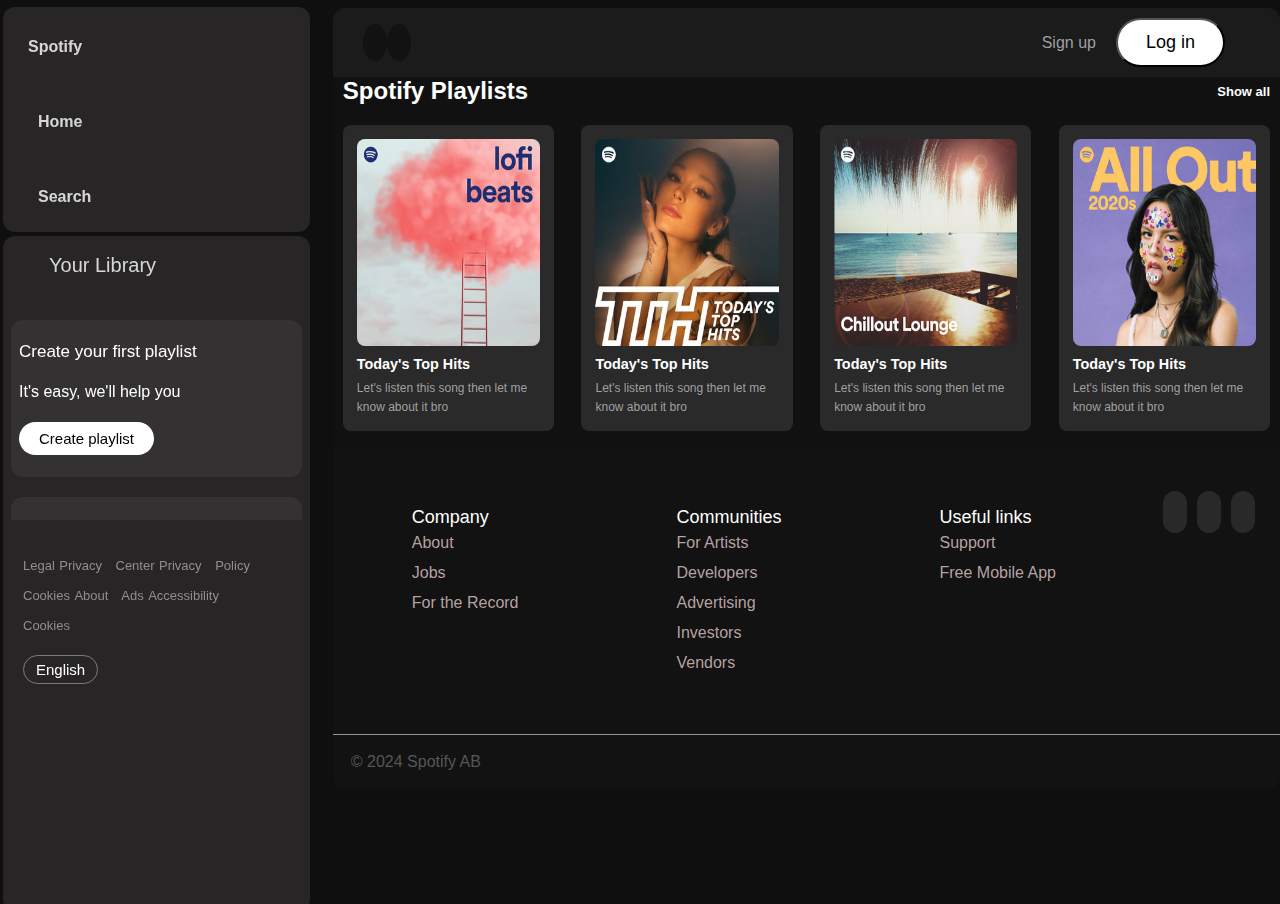
<file: index.html>
<!DOCTYPE html>
<html lang="en">
<head>
    <meta charset="UTF-8">
    <meta name="viewport" content="width=device-width, initial-scale=1.0">
    <title>Spotify - Web Player: Music for everyone</title>
    <link rel="stylesheet" href="style.css">
    <link rel="shortcut icon" href="images/spotify_favicon.png" type="image/x-icon">
    <link rel="stylesheet"
            href="https://cdnjs.cloudflare.com/ajax/libs/font-awesome/6.5.1/css/all.min.css"
            integrity="sha512-DTOQO9RWCH3ppGqcWaEA1BIZOC6xxalwEsw9c2QQeAIftl+Vegovlnee1c9QX4TctnWMn13TZye+giMm8e2LwA=="
            crossorigin="anonymous" referrerpolicy="no-referrer" />
            <link rel="stylesheet" href="utility.css">
            <link rel="stylesheet" href="mediaQuery.css">
</head>
<body>

    <div class="container">

        <div class="phone-menu">
            <ul>
                <li>Spotify</li>
                <li>Home</li>
                <li>Search</li>
            </ul>
            <div class="close-btn">
                <i class="fa-solid fa-xmark"></i>
            </div>
        </div>

        <div class="cursor">
            <span>Move</span>
        </div>
        <div class="left-section">
            <div class="leftTop">
                <div class="icon">
                    <i class="fa-brands fa-spotify"></i>
                <span class="logo">Spotify</span>
                </div>
                <div class="icon">
                    <i class="fa-solid fa-house"></i>
                <span>Home</span>
                </div>
                <div class="icon">
                    <i class="fa-solid fa-magnifying-glass"></i>
                <span>Search</span>
                </div>

            </div>

            <div class="left-bottom">
                <div class="top-row">
                    <div class="left-side">
                        <i class="fa-solid fa-book-open"></i>
                        <span>Your Library</span>
                    </div>
                    <i class="fa-solid fa-plus"></i>
                </div>

            <div class="left-bottom-boxes">
            <div class="box-container">
                <div class="box">
                    <h2>Create your first playlist</h2>
                    <p>It's easy, we'll help you</p>
                    <button class="btn">Create playlist</button>
                </div>
                <div class="box">
                    <h2>Let's find some podcasts to follow</h2>
                    <p>We'll keep you updated on new episodes</p>
                    <button class="btn">Browse podcasts</button>
                </div>
            </div>

            <div class="key-words">
                <span>Legal</span>
                <span>Privacy Center</span>
                <span>Privacy Policy</span>
                <span>Cookies</span>
                <span>About Ads</span>
                <span>Accessibility</span>
                <br>
                <span>Cookies</span>
                <div class="btn">
                <button> <i class="fa-solid fa-globe"></i> English</button>
                </div>
            </div>
        </div>

        </div>
        </div>

        <div class="right-section">
            <nav>
                <div class="nav-left-btn">
                    <i class="fa-solid fa-chevron-left"></i>
                    <i class="fa-solid fa-chevron-right"></i>
                </div>
                <div class="nav-right-btn">
                    <button class="btn1">Sign up</button>
                    <button class="btn2">Log in</button>

                    <div id="menu">
                        <i class="fa-solid fa-bars"></i>
                    </div>
                </div>
              
            </nav>

            <div class="card-section">

                <div class="card-top-texts">
                    <h1>Spotify Playlists</h1>
                    <h5>Show all</h5>
                </div>

                <div class="cards">
                    <a href="songs.html">
                <div class="card">
                    <img src="images/music-img1.jpg" alt="">
                    <div class="play-icon">
                        <i class="fa-solid fa-play"></i>
                    </div>
                    <h2>Today's Top Hits</h2>
                    <p>Let's listen this song then let me know about it bro</p>
                </div>
            </a>

                <div class="card">
                    <img src="images/music-img2.jpg" alt="">
                    <div class="play-icon">
                        <i class="fa-solid fa-play"></i>
                    </div>
                    <div class="play-icon"></div>
                    <h2>Today's Top Hits</h2>
                    <p>Let's listen this song then let me know about it bro</p>
                </div>

                <div class="card">
                    <img src="images/music-img3.jpg" alt="">
                    <div class="play-icon">
                        <i class="fa-solid fa-play"></i>
                    </div>
                                          
                    <h2>Today's Top Hits</h2>
                    <p>Let's listen this song then let me know about it bro</p>
                </div>

                <div class="card">
                    <img src="images/music-img4.jpg" alt="">
                    <div class="play-icon">
                        <i class="fa-solid fa-play"></i>
                    </div>
                    <h2>Today's Top Hits</h2>
                    <p>Let's listen this song then let me know about it bro</p>
                </div>

            </div>
            </div>

            <footer>
                <div class="contents">
                    <ul>
                        <h2>Company</h2>
                        <li>About</li>
                        <li>Jobs</li>
                        <li>For the Record</li>
                    </ul>
                </div>

                <div class="contents">
                    <ul>
                        <h2>Communities</h2>
                        <li>For Artists</li>
                        <li>Developers</li>
                        <li>Advertising</li>
                        <li>Investors</li>
                        <li>Vendors</li>
                    </ul>
                </div>
                <div class="contents p-right">
                    <ul>
                        <h2>Useful links</h2>
                        <li>Support</li>
                        <li>Free Mobile App</li>
                    </ul>
                </div>

                <div class="social-media-icons">
                    <i class="fa-brands fa-instagram"></i>
                    <i class="fa-brands fa-twitter"></i>
                    <i class="fa-brands fa-facebook-f"></i>
                </div>
                
            </footer>
                <div class="bottom-text">
                    <p>© 2024 Spotify AB</p>
                </div>
        </div>
    </div>
    

    <script src="app.js"></script>
</body>
</html>
</file>
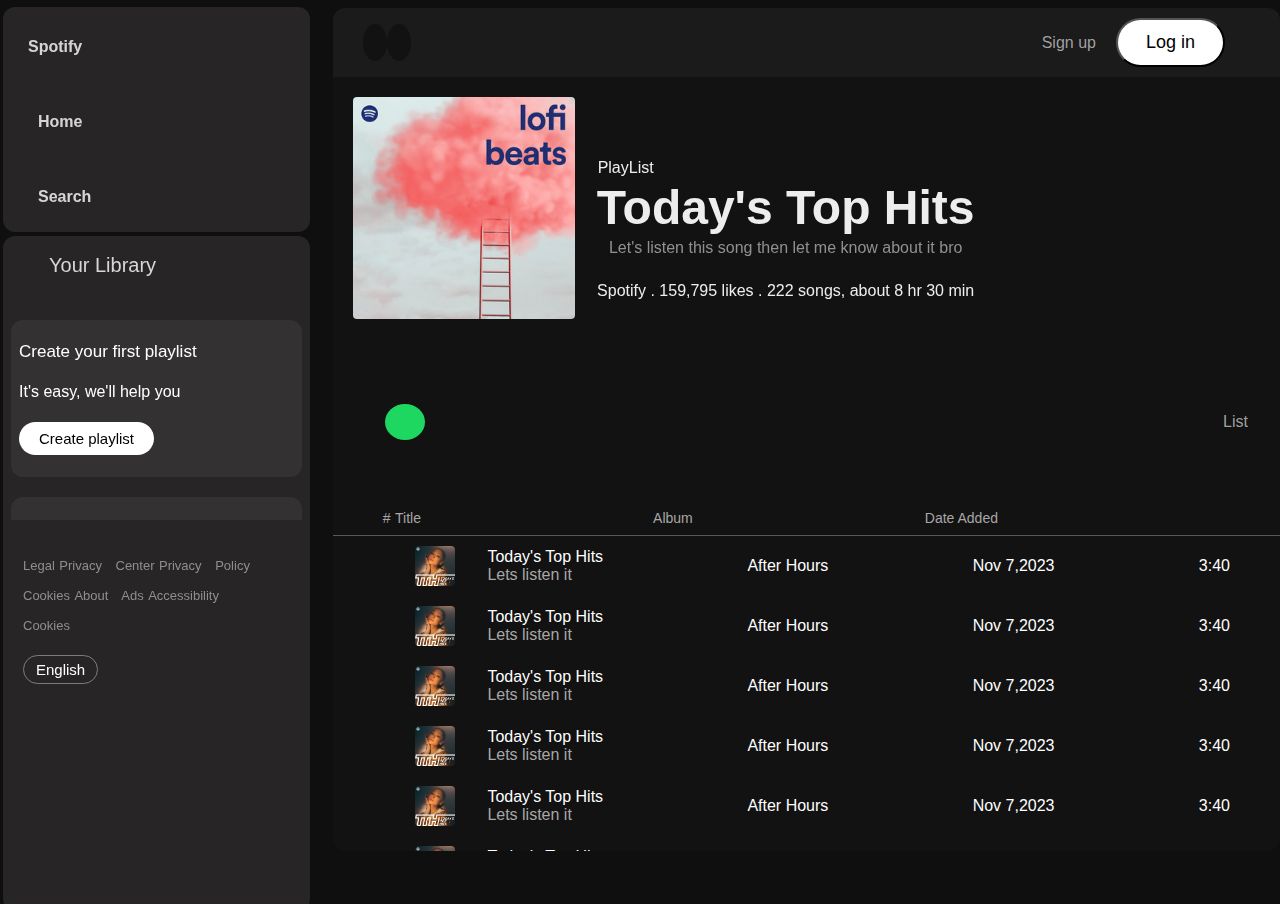
<file: songs.html>
<!DOCTYPE html>
<html lang="en">
<head>
    <meta charset="UTF-8">
    <meta name="viewport" content="width=device-width, initial-scale=1.0">
    <title>Spotify - Web Player: Music for everyone</title>
    <link rel="stylesheet" href="style.css">
    <link rel="shortcut icon" href="images/spotify_favicon.png" type="image/x-icon">
    <link rel="stylesheet"
            href="https://cdnjs.cloudflare.com/ajax/libs/font-awesome/6.5.1/css/all.min.css"
            integrity="sha512-DTOQO9RWCH3ppGqcWaEA1BIZOC6xxalwEsw9c2QQeAIftl+Vegovlnee1c9QX4TctnWMn13TZye+giMm8e2LwA=="
            crossorigin="anonymous" referrerpolicy="no-referrer" />
            <link rel="stylesheet" href="utility.css">
            <link rel="stylesheet" href="mediaQuery.css">
</head>
<body>

    <div class="container">

        <div class="phone-menu">
            <ul>
                <li>Spotify</li>
                <li>Home</li>
                <li>Search</li>
            </ul>
            <div class="close-btn">
                <i class="fa-solid fa-xmark"></i>
            </div>
        </div>

        <div class="cursor">
            <span>Move</span>
        </div>
        <div class="left-section">
            <div class="leftTop">
                <div class="icon">
                    <i class="fa-brands fa-spotify"></i>
                <span class="logo">Spotify</span>
                </div>
                <div class="icon">
                    <i class="fa-solid fa-house"></i>
                <span>Home</span>
                </div>
                <div class="icon">
                    <i class="fa-solid fa-magnifying-glass"></i>
                <span>Search</span>
                </div>

            </div>

            <div class="left-bottom">
                <div class="top-row">
                    <div class="left-side">
                        <i class="fa-solid fa-book-open"></i>
                        <span>Your Library</span>
                    </div>
                    <i class="fa-solid fa-plus"></i>
                </div>

            <div class="left-bottom-boxes">
            <div class="box-container">
                <div class="box">
                    <h2>Create your first playlist</h2>
                    <p>It's easy, we'll help you</p>
                    <button class="btn">Create playlist</button>
                </div>
                <div class="box">
                    <h2>Let's find some podcasts to follow</h2>
                    <p>We'll keep you updated on new episodes</p>
                    <button class="btn">Browse podcasts</button>
                </div>
            </div>

            <div class="key-words">
                <span>Legal</span>
                <span>Privacy Center</span>
                <span>Privacy Policy</span>
                <span>Cookies</span>
                <span>About Ads</span>
                <span>Accessibility</span>
                <br>
                <span>Cookies</span>
                <div class="btn">
                <button> <i class="fa-solid fa-globe"></i> English</button>
                </div>
            </div>
        </div>

        </div>
        </div>

        <div class="right-section">
            <nav>
                <div class="nav-left-btn">
                    <i class="fa-solid fa-chevron-left"></i>
                    <i class="fa-solid fa-chevron-right"></i>
                </div>
                <div class="nav-right-btn">
                    <button class="btn1">Sign up</button>
                    <button class="btn2">Log in</button>

                    <div id="menu">
                        <i class="fa-solid fa-bars"></i>
                    </div>
                </div>
              

            </nav>

            <div class="song-container">
                <div class="songs">
                    <div class="songTop">
                        <div class="imageSection">
                            <img src="images/music-img1.jpg" alt="">
                        </div>
                        <div class="songContents">
                            <span id="playlist">PlayList</span>
                                <h1>Today's Top Hits</h1>
                                <p class="grey">Let's listen this song then let me know about it bro</p>
            <p><span><i class="fa-brands fa-spotify"></i> Spotify . 159,795 likes . 222 songs,</span> about 8 hr 30 min</p>
                    </div>
                </div>

                <div class="songBottom">
                    <div class="songLeft">
                        <i class="fa-solid fa-play"></i>
                        <i class="fa-regular fa-heart" title="Save to Your Library"></i>
                        <i class="fa-solid fa-ellipsis" title="More options for lofi beats"></i>
                    </div>
                    <div class="songRight">
                        <span>List <i class="fa-solid fa-bars"></i></span>
                    </div>
                </div>
            </div>

            <div class="songsRows">
                <div class="navbar">
                    <div>
                        <span>#</span>
                        <span>Title</span>
                    </div>
                    <div>
                        <span>Album</span>
                    </div>
                    <div>
                        <span>Date Added</span>
                    </div>
                    <div>
                        <i class="fa-regular fa-clock" title="Duration"></i>
                    </div>
                </div>
            

            <div class="songRow">
                <div class="row">
                    <div class="title">
                        <i class="fa-solid fa-play"></i>
                    <img src="images/music-img2.jpg" alt="songImg">
                    <div class="texts">
                        <h4>Today's Top Hits</h4>
                    <span>Lets listen it</span>
                    </div>
                    </div>
                
                <div class="album">
                    <span>After Hours</span>
                </div>
                <div class="dateAdded">
                    Nov 7,2023
                </div>
                <div class="duration">
                    <span>3:40</span>
                </div>
            </div>

                <div class="row">
                    <div class="title">
                        <i class="fa-solid fa-play"></i>
                    <img src="images/music-img2.jpg" alt="songImg">
                    <div class="texts">
                        <h4>Today's Top Hits</h4>
                    <span>Lets listen it</span>
                    </div>
                    </div>
                
                <div class="album">
                    <span>After Hours</span>
                </div>
                <div class="dateAdded">
                    Nov 7,2023
                </div>
                <div class="duration">
                    <span>3:40</span>
                </div>
            </div>

                <div class="row">
                    <div class="title">
                        <i class="fa-solid fa-play"></i>
                    <img src="images/music-img2.jpg" alt="songImg">
                    <div class="texts">
                        <h4>Today's Top Hits</h4>
                    <span>Lets listen it</span>
                    </div>
                    </div>
                
                <div class="album">
                    <span>After Hours</span>
                </div>
                <div class="dateAdded">
                    Nov 7,2023
                </div>
                <div class="duration">
                    <span>3:40</span>
                </div>
            </div>

            <div class="row">
                <div class="title">
                    <i class="fa-solid fa-play"></i>
                <img src="images/music-img2.jpg" alt="songImg">
                <div class="texts">
                    <h4>Today's Top Hits</h4>
                <span>Lets listen it</span>
                </div>
                </div>
            
            <div class="album">
                <span>After Hours</span>
            </div>
            <div class="dateAdded">
                Nov 7,2023
            </div>
            <div class="duration">
                <span>3:40</span>
            </div>
        </div>

        <div class="row">
            <div class="title">
                <i class="fa-solid fa-play"></i>
            <img src="images/music-img2.jpg" alt="songImg">
            <div class="texts">
                <h4>Today's Top Hits</h4>
            <span>Lets listen it</span>
            </div>
            </div>
        
        <div class="album">
            <span>After Hours</span>
        </div>
        <div class="dateAdded">
            Nov 7,2023
        </div>
        <div class="duration">
            <span>3:40</span>
        </div>
    </div>

    <div class="row">
        <div class="title">
            <i class="fa-solid fa-play"></i>
        <img src="images/music-img2.jpg" alt="songImg">
        <div class="texts">
            <h4>Today's Top Hits</h4>
        <span>Lets listen it</span>
        </div>
        </div>
    
    <div class="album">
        <span>After Hours</span>
    </div>
    <div class="dateAdded">
        Nov 7,2023
    </div>
    <div class="duration">
        <span>3:40</span>
    </div>
</div>

<div class="row">
    <div class="title">
        <i class="fa-solid fa-play"></i>
    <img src="images/music-img2.jpg" alt="songImg">
    <div class="texts">
        <h4>Today's Top Hits</h4>
    <span>Lets listen it</span>
    </div>
    </div>

<div class="album">
    <span>After Hours</span>
</div>
<div class="dateAdded">
    Nov 7,2023
</div>
<div class="duration">
    <span>3:40</span>
</div>
</div>

<div class="row">
    <div class="title">
        <i class="fa-solid fa-play"></i>
    <img src="images/music-img2.jpg" alt="songImg">
    <div class="texts">
        <h4>Today's Top Hits</h4>
    <span>Lets listen it</span>
    </div>
    </div>

<div class="album">
    <span>After Hours</span>
</div>
<div class="dateAdded">
    Nov 7,2023
</div>
<div class="duration">
    <span>3:40</span>
</div>
</div>

<div class="row">
    <div class="title">
        <i class="fa-solid fa-play"></i>
    <img src="images/music-img2.jpg" alt="songImg">
    <div class="texts">
        <h4>Today's Top Hits</h4>
    <span>Lets listen it</span>
    </div>
    </div>

<div class="album">
    <span>After Hours</span>
</div>
<div class="dateAdded">
    Nov 7,2023
</div>
<div class="duration">
    <span>3:40</span>
</div>
</div>

<div class="row">
    <div class="title">
        <i class="fa-solid fa-play"></i>
    <img src="images/music-img2.jpg" alt="songImg">
    <div class="texts">
        <h4>Today's Top Hits</h4>
    <span>Lets listen it</span>
    </div>
    </div>

<div class="album">
    <span>After Hours</span>
</div>
<div class="dateAdded">
    Nov 7,2023
</div>
<div class="duration">
    <span>3:40</span>
</div>
</div>
            </div>
        </div>
        </div>
    </div>
    

    <script src="app.js"></script>
</body>
</html>
</file>
<file: style.css>
/* Details about this page 
--->>  Songs page styling starts from 430 till ...*/


* {
    margin: 0;
    padding: 0;
    box-sizing: border-box;
    font-family: 'Segoe UI', Tahoma, Geneva, Verdana, sans-serif;
}

html, body {
    width: 100%;
    height: 100%;
    background-color: rgb(15, 15, 15);
    color: white;
}

:root {
    --lightgray: rgb(39, 37, 37);
    --second-gray: rgba(64, 62, 62, 0.517);
    --nav: rgb(27, 27, 27);
    --text-color: rgba(172, 171, 171, 0.938);
    --cheading: #ffffff;
    --cardsectionbg: #121212e5;
    --play-icon-bgcolor: #1ed760;
    --mainbg: #121212;
    --songSectionColor: #a7a7a7;
}

.grey {
    color: var(--text-color);
    font-weight: 500;
}

a {
    text-decoration: none;
}

.container {
    width: 100%;
    height: 100%;
    display: flex;
    margin-top: 4px;
    position: relative;
}

.phone-menu {
    height: 100%;
    width: 80%;
    background-color: lightseagreen;
    z-index: 9;
    display: none;
    position: relative;
}

 /* .phone-menu {
    display: flex; 
    justify-content: space-between;
    padding: 10px 20px;
    line-height: 2em;
}  */

.phone-menu ul li {
    font-size: 18px;
    list-style: none;
    font-weight: 500;
    padding: 5px 10px;
}

.phone-menu .close-btn {
    position: absolute;
    right: 25px;
    top: 10px;
    font-weight: 500;
    font-size: 26px;
}

.cursor {
    position: absolute;
    width: 50px;
    height: 50px;
    border-radius: 50%;
    background-color: orangered;
    z-index: 9;
    opacity: 0;
    scale: 0;
    transition: 0.2s;
    display: flex;
    justify-content: center;
    align-items: center;
}

.cursor span {
    font-weight: 500;
}

.left-section {
    width: 24vw;
    margin: 3px;
    position: fixed;
}

.leftTop {
    border-radius: 12px;
    background-color: var(--lightgray);
    height: 25vh;
    display: flex;
    flex-direction: column;
    justify-content: space-around;
}

.leftTop .icon {
    font-size: 22px;
    color: rgba(255, 255, 255, 0.807);
    padding: 13px 25px;
    cursor: pointer;
}

.icon span {
    font-size: 16px;
    padding-left: 10px;
    font-weight: 700;
}

.icon .logo {
    padding-left: 0px;
}

.left-bottom {
    width: 100%;
    height: 75vh;
    background-color: var(--lightgray);
    margin-top: 4px;
    border-radius: 12px;
}

.top-row {
    display: flex;
    justify-content: space-between;
    align-items: center;
    padding: 18px 22px;
    color: rgb(215, 215, 215);
}

.left-side {
    font-size: 20px;
}

.left-side  span {
    font-weight: 500;
    padding-left: 8px;
}

.top-row i {
    font-size: 20px;
    color: rgb(199, 186, 186);
    padding: 8px;
}

.left-side:hover {
    color: #fff;
    transition: 0.5s ease-in-out;
    cursor: pointer;
}

.left-side i:hover {
    color: #fff;
}

.top-row i:hover {
    color: #fff;
    cursor: pointer;
    transition: 0.2s ease-in;
    border-radius: 50%;
    background-color: rgba(82, 79, 79, 0.947);
}

/* .left-bottom-boxes {
    display: flex;
    justify-content: space-between;
    flex-direction: column;
} */

.box-container {
    width: 100%;
    height: 25vh;
    padding: 5px 8px;
    overflow: auto;
    scrollbar-width: none;
}

.box-container::-webkit-scrollbar {
    display: none;
}

.box {
    width: 100%;
    background-color: var(--second-gray);
    border-radius: 12px;
    margin-top: 20px;
    padding: 12px 8px;
    line-height: 2.5em;
}

.box h2 {
    color: #fff;
    font-size: 17px;
    font-weight: 500;
}

.box p {
    color: #fff;
    font-size: 13;
    font-weight: 400;
}

.box .btn {
    background-color: #fff;
    color: black;
    border-radius: 50px;
    border: none;
    margin: 10px 0;
    padding: 8px 20px;
    font-size: 15px;
    font-weight: 500;
}

.box .btn:hover {
    background-color: #ffffffeb;
    font-size: 17px;
}

.key-words {
    width: 100%;
    padding: 30px 20px;
    line-height: 30px;
}

.key-words span {
    font-size: 13px;
    color: rgba(152, 149, 149, 0.934);
    word-spacing: 10px;
    cursor: pointer;
    font-weight: 500;
    line-height: 20px;
}

.btn button {
    padding: 5px 12px;
    font-size: 15px;
    font-weight: 500;
    border-radius: 50px;
    border: 1px solid rgba(136, 132, 132, 0.91);
    background-color: transparent;
    color: #fff;
    margin: 15px 0;
}

.btn button:hover {
    border-color: #fff;
    font-size: 17px;
}


/* ....................  This is the right section   ......................... */

.right-section {
    width: 74vw;
    margin-left: 6px;
    margin-top: 4px;
    border-radius: 12px;
    background-color: var(--mainbg);
    position: absolute;
    top: 0;
    right: 0;
}

nav {
    width: 100%;
    background-color: var(--nav);
    display: flex;
    justify-content: space-between;
    align-items: center;
    padding: 10px 30px;
    border-top-left-radius: 12px;
    border-top-right-radius: 12px;
    position: sticky;
    top: 0;
    z-index: 9;
} 

.nav-left-btn {
    font-size: 15px;
    color: #fff;
    word-spacing: 23px;
    font-weight: 200;
}

.nav-left-btn i {
    background-color: rgb(18, 18, 18);
    padding: 10px 12px;
    border-radius: 50%;
    color: var(--text-color);
    cursor: pointer;
}

.nav-right-btn {
    display: flex;
    align-items: center;
    padding: 0px 5px;
}

.nav-right-btn div {
    padding: 0 10px;
}

.nav-right-btn .btn1 {
    border: none;
    font-size: 16px;
    font-weight: 500;
    background-color: transparent;
    color: var(--text-color);
    padding-right: 20px;
    cursor: pointer;
}

.nav-right-btn .btn2 {
    padding: 12px 28px;
    background-color: #fff;
    border-radius: 50px;
    font-size: 18px;
    font-weight: 500;
    cursor: pointer;
}

.nav-right-btn .btn1:hover {
    font-size: 17px;
    color: #fff;
}

.nav-right-btn .btn2:hover {
   font-weight: 700;
   background-color: rgba(255, 255, 255, 0.898);
}

#menu i {
    font-size: 25px;
    opacity: 0;
}

/*  >>>>>>>>>>>>>>>>>>>>>>>>>>>>>>>>>    CARD SECTION   >>>>>>>>>>>>>>>>>>>>>>>>>>>>>>>>>>>>>> */

.card-section {
    width: 100%;
    background: var(--cardsectionbg);
    padding: 0px 10px;
    /* display: flex;
    justify-content: space-between; */
}

.card-top-texts {
    display: flex;
    justify-content: space-between;
    align-items: center;
    padding-bottom: 20px;
}

.card-top-texts h1 {
    font-size: 24px;
    color: var(--cheading);
}

.card-top-texts h5 {
    color: var(--cheading);
    font-size: 13px;
    cursor: pointer;
}
.cards {
    display: flex;
    justify-content: space-between;
    padding-bottom: 20px;
}

.card {
    width: 16.5vw;
    background-color: #2a2a2a;
    padding: 14px;
    border-radius: 8px;
    position: relative;
}

.card img {
    /* width: 165px; */
    width: 100%;
    height: 23vh;
    border-radius: 8px;
    background-size: cover;
    background-clip: border-box;
}

.card h2 {
    color: var(--cheading);
    font-size: 0.9rem;
    line-height: 1.8rem;
}

.card p {
    font-weight: 500;
    font-size: 12px;
    color: var(--text-color);
    line-height: 1.2rem;
}

.card .play-icon {
    position: absolute;
    right: 22px;
    bottom: 95px;
    background: var(--play-icon-bgcolor);
    border-radius: 50px;
    opacity: 0;
    transition: 0.5s;
}

.card .play-icon i {
    padding: 12px 14px;
    font-size: 23px;
    color: #000;
}


/* ...................   Songs Container  .......................... */

.song-container {
    width: 100%;
    height: 100%;
}

.songTop {
    display: flex;
    align-items: flex-end;
    position: relative;
}

.imageSection img {
    width: 77%;
    padding: 20px;
    border-radius: 24px;
}

.songContents {
    position: absolute;
    left: 15rem;
    bottom: 2rem;
    line-height: 2.5rem;
}

.songContents #playlist {
    margin-right: 20rem;
}

.songContents h1 {
    font-size: 3rem;
    font-weight: 800;
}

.songContents p span {
    text-align: center;
}

.songContents p i {
    font-size: 23px;
    color: #74f874;
}

/* <<<<<<<<<<<<<<<<<<<<<    FOOTER SECTION  >>>>>>>>>>>>>>>>>>>>>>>>>>> */

footer {
    display: flex;
    justify-content: space-around;
    position: relative;
    border-bottom: 1px solid rgba(238, 235, 235, 0.602);
}

footer .contents ul li {
    list-style: none;
}

.contents h2 {
    color: white;
    font-size: 18px;
    font-weight: 500;
}

.contents {
    padding: 56px 5px;
    background: transparent;
}

.contents li {
    color: rgba(206, 185, 185, 0.883);
    line-height: 30px;
}

.social-media-icons {
    position: absolute;
    right: 0px;
    top: 50px;
    padding: 0 20px;
}

.social-media-icons i {
    font-size: 20px;
    border-radius: 50px;
    background: #292929;
    padding: 10px 12px;
    color: white;
    margin: 0 5px;
}

.social-media-icons i:hover {
    background-color: rgba(211, 211, 211, 0.609);
}

.bottom-text {
    padding: 18px;
}

.bottom-text p {
    color: rgba(128, 128, 128, 0.633);
    font-weight: 400;
}




/*   <<<<<<<<<<<<<<<<<<<<<<<<<<<<<<      SONGS PAGE   >>>>>>>>>>>>>>>>>>>>>>>>>>>>>>>>*/
.songContents {
    display: flex;
    flex-direction: column;
    align-items: center;
    padding: 0 24px;
    mix-blend-mode: difference;
}

.songBottom {
    display: flex;
    justify-content: space-between;
    align-items: center;
    padding: 1rem 2rem;
}

.songLeft {
    display: flex;
    justify-content: space-between;
    align-items: center;
}

.songBottom .songLeft i {
    padding: 0 15px;
    cursor: pointer;
}

.songBottom .songLeft .fa-play {
    border-radius: 50%;
    padding: 18px 20px;
    text-align: center;
    color: #000;
    font-size: 20px;
    background-color: var(--play-icon-bgcolor);
}

.songBottom .songLeft .fa-heart {
    font-size: 34px;
    color: var(--text-color);
}

.songBottom .songLeft .fa-ellipsis {
    font-size: 28px;
    color: var(--text-color);
}

.songBottom .songRight {
    cursor: pointer;
    color: var(--text-color);
    font-weight: 400;
}

.songBottom .songLeft {
    height: 14vh;
    width: 20%;
    margin-left: 20px;
}

.songBottom .songLeft .fa-play:hover {
    padding: 19.5px 20.5px;
}

.songBottom .songLeft .fa-heart:hover,
.songBottom .songLeft .fa-ellipsis:hover {
    color: #fff;
}

.songRight span:hover {
    color: #fff;
}

.songsRows .navbar {
    position: sticky;
    top: 0;
    z-index: 9;
    background-color: var(--mainbg);
    display: flex;
    justify-content: space-between;
    align-items: center;
    padding: 8px 50px;
    border-bottom: 1px solid #7b7777b0;
}

.songsRows .navbar div span,
.songsRows .navbar div i {
    color: var(--songSectionColor);
    font-size: 14px;
    font-weight: 500;
}

.song-container {
    height: 86vh;
    overflow-x: hidden;
    overflow-y: auto;
}

.song-container::-webkit-scrollbar {
    display: none;
}

.songRow .row {
    display: flex;
    justify-content: space-between;
    align-items: center;
    padding: 10px 50px;
}

.row .title {
    width: 26%;
    display: flex;
    align-items: center;
    justify-content: space-between;
}

.row .title img {
    width: 40px;
    border-radius: 4px;
}

.title .texts h4 {
    font-weight: 500;
}

.title .texts span {
    font-weight: 400;
    color: var(--songSectionColor);
    font-size: 16px;
}
</file>
<file: utility.css>
.p-right {
  padding-right: 150px;
}
</file>
<file: mediaQuery.css>
/* FOR IPHONE XR SCREEN */

@media (max-width: 455px) {
  .left-section {
    display: none;
  }

  .right-section {
    width: 100vw;
  }

  .nav-left-btn {
    display: none;
  }

  .nav-right-btn button {
    display: none;
  }

  .nav-right-btn #menu i {
    opacity: 1;
  }

  .card-top-texts h1 {
    padding: 11px 15px;
    font-size: 20px;
  }

  .card-top-texts h5 {
    display: none;
  }

  .cards {
    flex-direction: column;
  }

  .cards .card {
    width: 100%;
    margin: 20px 0px;
  }
}
</file>
